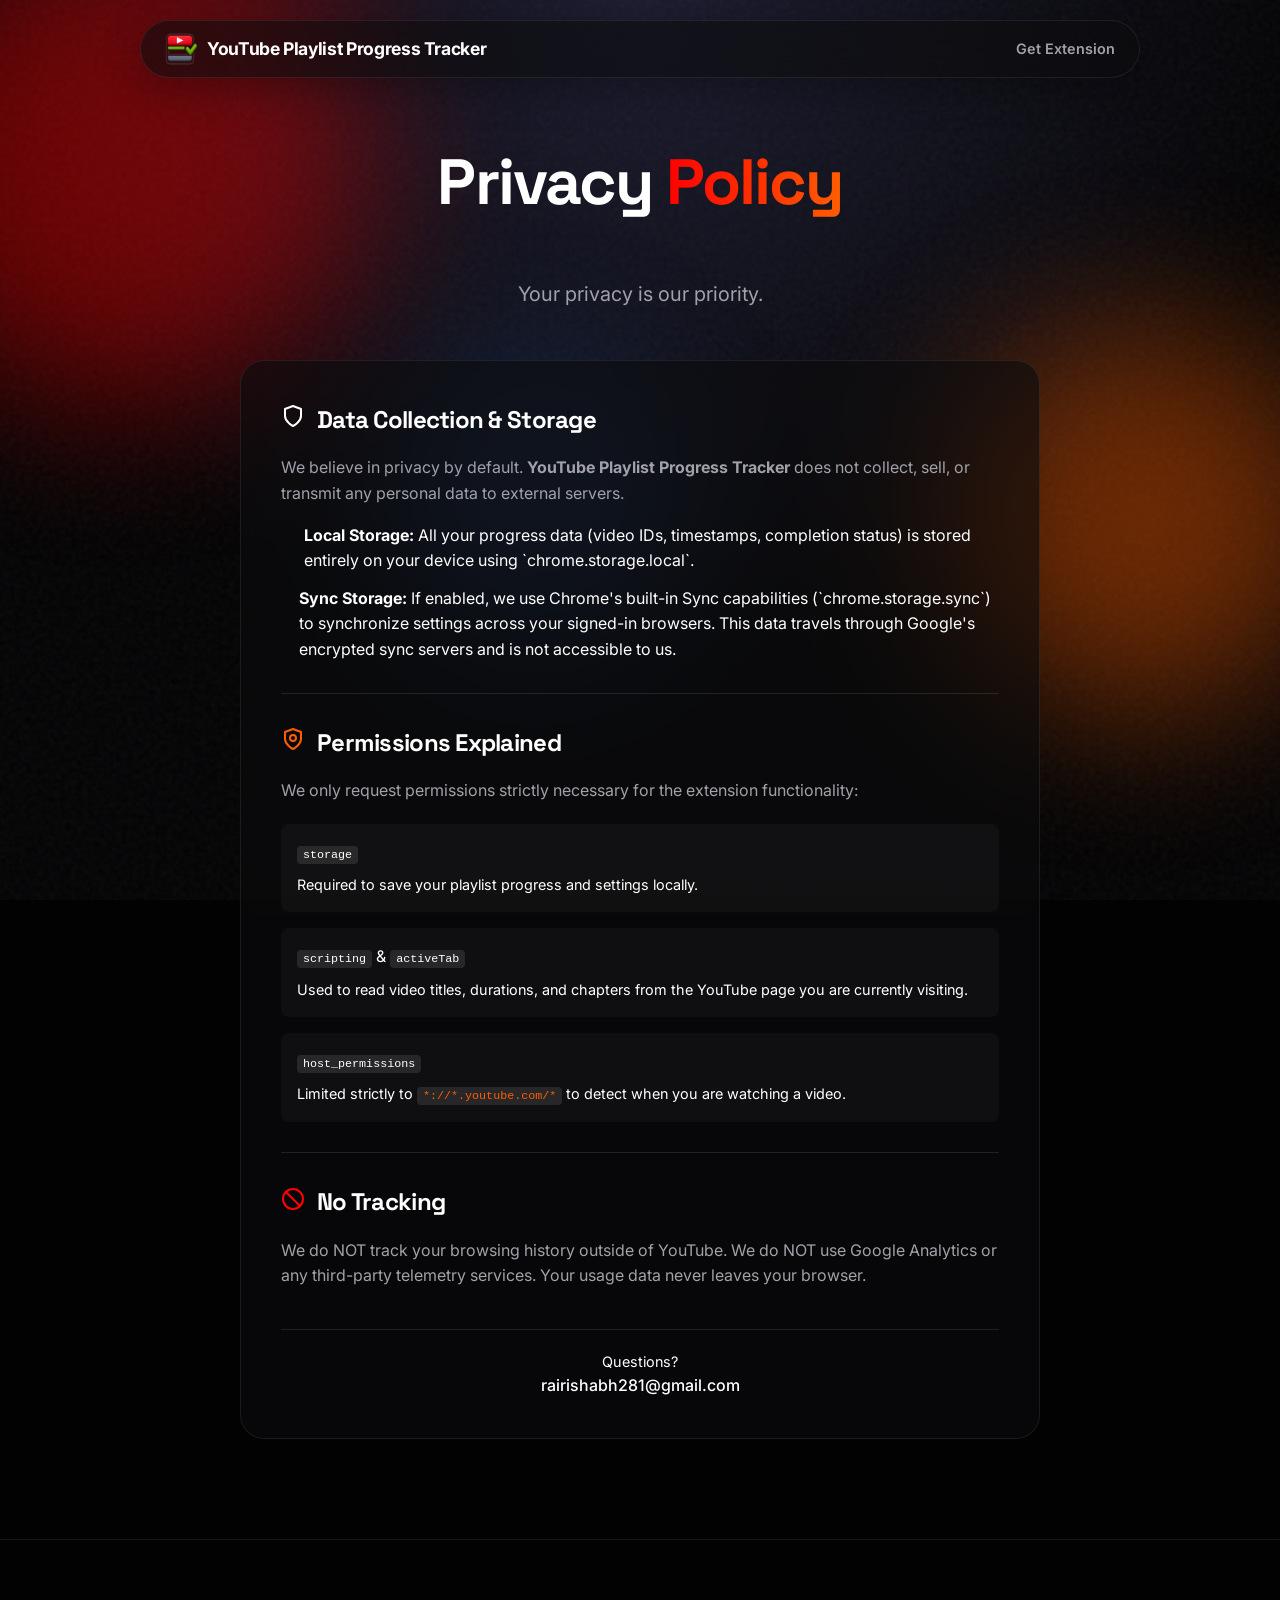
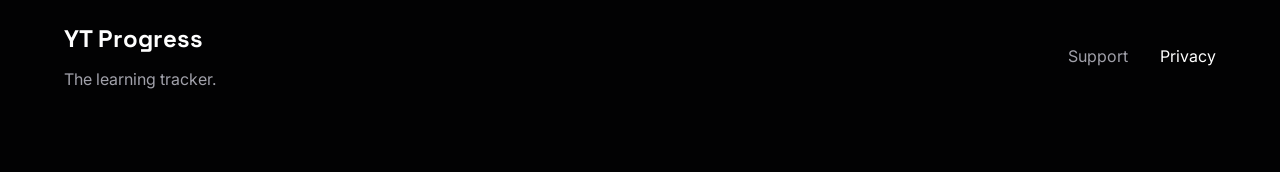
<file: privacy.html>
<!DOCTYPE html>
<html lang="en">

<head>
    <meta charset="UTF-8">
    <meta name="viewport" content="width=device-width, initial-scale=1.0">
    <title>Privacy Policy - YouTube Playlist Progress Tracker</title>
    <meta name="description" content="Privacy Policy for YouTube Playlist Progress Tracker extension.">

    <!-- Design System -->
    <link rel="preconnect" href="https://fonts.googleapis.com">
    <link rel="preconnect" href="https://fonts.gstatic.com" crossorigin>
    <link
        href="https://fonts.googleapis.com/css2?family=Inter:wght@400;500;600&family=Space+Grotesk:wght@700;800&display=swap"
        rel="stylesheet">
    <link rel="stylesheet" href="css/style.css">
    <link rel="icon" type="image/webp" href="assets/icons/logo.webp">
</head>

<body>

    <div class="blob-container">
        <div class="blob blob-1"></div>
        <div class="blob blob-2"></div>
        <div class="blob blob-3"></div>
    </div>

    <!-- Navigation -->
    <nav class="glass-nav">
        <div class="nav-content">
            <a href="index.html" class="logo" style="text-decoration: none; color: white;">
                <img src="assets/icons/logo.webp" alt="Logo" width="32" height="32">
                <span>YouTube Playlist Progress Tracker</span>
            </a>
            <a href="https://chromewebstore.google.com/detail/jcmmbbgoebjleajoaibhfjjcfgdeliki" target="_blank"
                class="nav-btn">Get Extension</a>
        </div>
    </nav>

    <div class="container hero"
        style="min-height: 40vh; padding-top: 150px; flex-direction: column; text-align: center; gap: 40px; justify-content: start;">
        <h1 class="hero-title">Privacy <span class="text-gradient">Policy</span></h1>
        <p class="hero-subtitle" style="max-width: 600px; margin: 0 auto;">
            Your privacy is our priority.
        </p>
    </div>

    <div class="container" style="padding-bottom: 100px;">
        <div class="card"
            style="opacity: 1; transform: none; width: 100%; max-width: 800px; margin: 0 auto; text-align: left;">

            <div class="privacy-section">
                <div class="section-header" style="display: flex; align-items: center; gap: 12px; margin-bottom: 16px;">
                    <div class="icon-box" style="color: var(--accent-blue);">
                        <svg xmlns="http://www.w3.org/2000/svg" width="24" height="24" viewBox="0 0 24 24" fill="none"
                            stroke="currentColor" stroke-width="2" stroke-linecap="round" stroke-linejoin="round">
                            <path d="M12 22s8-4 8-10V5l-8-3-8 3v7c0 6 8 10 8 10z" />
                        </svg>
                    </div>
                    <h3 style="margin: 0;">Data Collection & Storage</h3>
                </div>
                <p>We believe in privacy by default. <strong>YouTube Playlist Progress Tracker</strong> does not
                    collect, sell, or transmit any personal data to external servers.</p>
                <ul style="list-style: none; padding: 0; margin-top: 16px; display: grid; gap: 12px;">
                    <li style="display: flex; gap: 10px; align-items: start; color: var(--text-secondary);">
                        <svg xmlns="http://www.w3.org/2000/svg" width="20" height="20" viewBox="0 0 24 24" fill="none"
                            stroke="var(--accent-green)" stroke-width="2" stroke-linecap="round"
                            stroke-linejoin="round">
                            <polyline points="20 6 9 17 4 12" />
                        </svg>
                        <span><strong>Local Storage:</strong> All your progress data (video IDs, timestamps, completion
                            status) is stored entirely on your device using `chrome.storage.local`.</span>
                    </li>
                    <li style="display: flex; gap: 10px; align-items: start; color: var(--text-secondary);">
                        <svg xmlns="http://www.w3.org/2000/svg" width="20" height="20" viewBox="0 0 24 24" fill="none"
                            stroke="var(--accent-green)" stroke-width="2" stroke-linecap="round"
                            stroke-linejoin="round">
                            <polyline points="20 6 9 17 4 12" />
                        </svg>
                        <span><strong>Sync Storage:</strong> If enabled, we use Chrome's built-in Sync capabilities
                            (`chrome.storage.sync`) to synchronize settings across your signed-in browsers. This data
                            travels through Google's encrypted sync servers and is not accessible to us.</span>
                    </li>
                </ul>
            </div>

            <hr style="border: 0; border-top: 1px solid rgba(255,255,255,0.1); margin: 30px 0;">

            <div class="privacy-section">
                <div class="section-header" style="display: flex; align-items: center; gap: 12px; margin-bottom: 16px;">
                    <div class="icon-box" style="color: var(--accent-orange);">
                        <svg xmlns="http://www.w3.org/2000/svg" width="24" height="24" viewBox="0 0 24 24" fill="none"
                            stroke="currentColor" stroke-width="2" stroke-linecap="round" stroke-linejoin="round">
                            <path d="M12 22s8-4 8-10V5l-8-3-8 3v7c0 6 8 10 8 10z" />
                            <circle cx="12" cy="11" r="3" />
                        </svg>
                    </div>
                    <h3 style="margin: 0;">Permissions Explained</h3>
                </div>
                <p>We only request permissions strictly necessary for the extension functionality:</p>
                <div class="grid-table" style="display: grid; gap: 16px; margin-top: 20px;">
                    <div class="perm-item"
                        style="background: rgba(255,255,255,0.03); padding: 16px; border-radius: 8px;">
                        <code style="color: var(--accent-blue); font-size: 0.9em;">storage</code>
                        <p style="margin: 8px 0 0; font-size: 0.9em; color: var(--text-secondary);">Required to save
                            your playlist progress and settings locally.</p>
                    </div>
                    <div class="perm-item"
                        style="background: rgba(255,255,255,0.03); padding: 16px; border-radius: 8px;">
                        <code style="color: var(--accent-blue); font-size: 0.9em;">scripting</code> & <code
                            style="color: var(--accent-blue); font-size: 0.9em;">activeTab</code>
                        <p style="margin: 8px 0 0; font-size: 0.9em; color: var(--text-secondary);">Used to read video
                            titles, durations, and chapters from the YouTube page you are currently visiting.</p>
                    </div>
                    <div class="perm-item"
                        style="background: rgba(255,255,255,0.03); padding: 16px; border-radius: 8px;">
                        <code style="color: var(--accent-blue); font-size: 0.9em;">host_permissions</code>
                        <p style="margin: 8px 0 0; font-size: 0.9em; color: var(--text-secondary);">Limited strictly to
                            <code>*://*.youtube.com/*</code> to detect when you are watching a video.
                        </p>
                    </div>
                </div>
            </div>

            <hr style="border: 0; border-top: 1px solid rgba(255,255,255,0.1); margin: 30px 0;">

            <div class="privacy-section">
                <div class="section-header" style="display: flex; align-items: center; gap: 12px; margin-bottom: 16px;">
                    <div class="icon-box" style="color: var(--accent-red);">
                        <svg xmlns="http://www.w3.org/2000/svg" width="24" height="24" viewBox="0 0 24 24" fill="none"
                            stroke="currentColor" stroke-width="2" stroke-linecap="round" stroke-linejoin="round">
                            <circle cx="12" cy="12" r="10" />
                            <line x1="4.93" y1="4.93" x2="19.07" y2="19.07" />
                        </svg>
                    </div>
                    <h3 style="margin: 0;">No Tracking</h3>
                </div>
                <p>We do NOT track your browsing history outside of YouTube. We do NOT use Google Analytics or any
                    third-party telemetry services. Your usage data never leaves your browser.</p>
            </div>

            <div class="contact-section"
                style="margin-top: 40px; text-align: center; padding-top: 20px; border-top: 1px solid rgba(255,255,255,0.1);">
                <p style="font-size: 0.9em; color: var(--text-secondary);">Questions?</p>
                <a href="mailto:rairishabh281@gmail.com"
                    style="color: var(--accent-blue); text-decoration: none; font-weight: 500;">rairishabh281@gmail.com</a>
            </div>

        </div>
    </div>

    <!-- Footer -->
    <footer>
        <div class="container footer-content">
            <div class="footer-brand">
                <span>YT Progress</span>
                <p>The learning tracker.</p>
            </div>
            <div class="footer-links">
                <a href="support.html">Support</a>
                <a href="privacy.html" style="color: white;">Privacy</a>
            </div>
        </div>
    </footer>
</body>

</html>
</file>
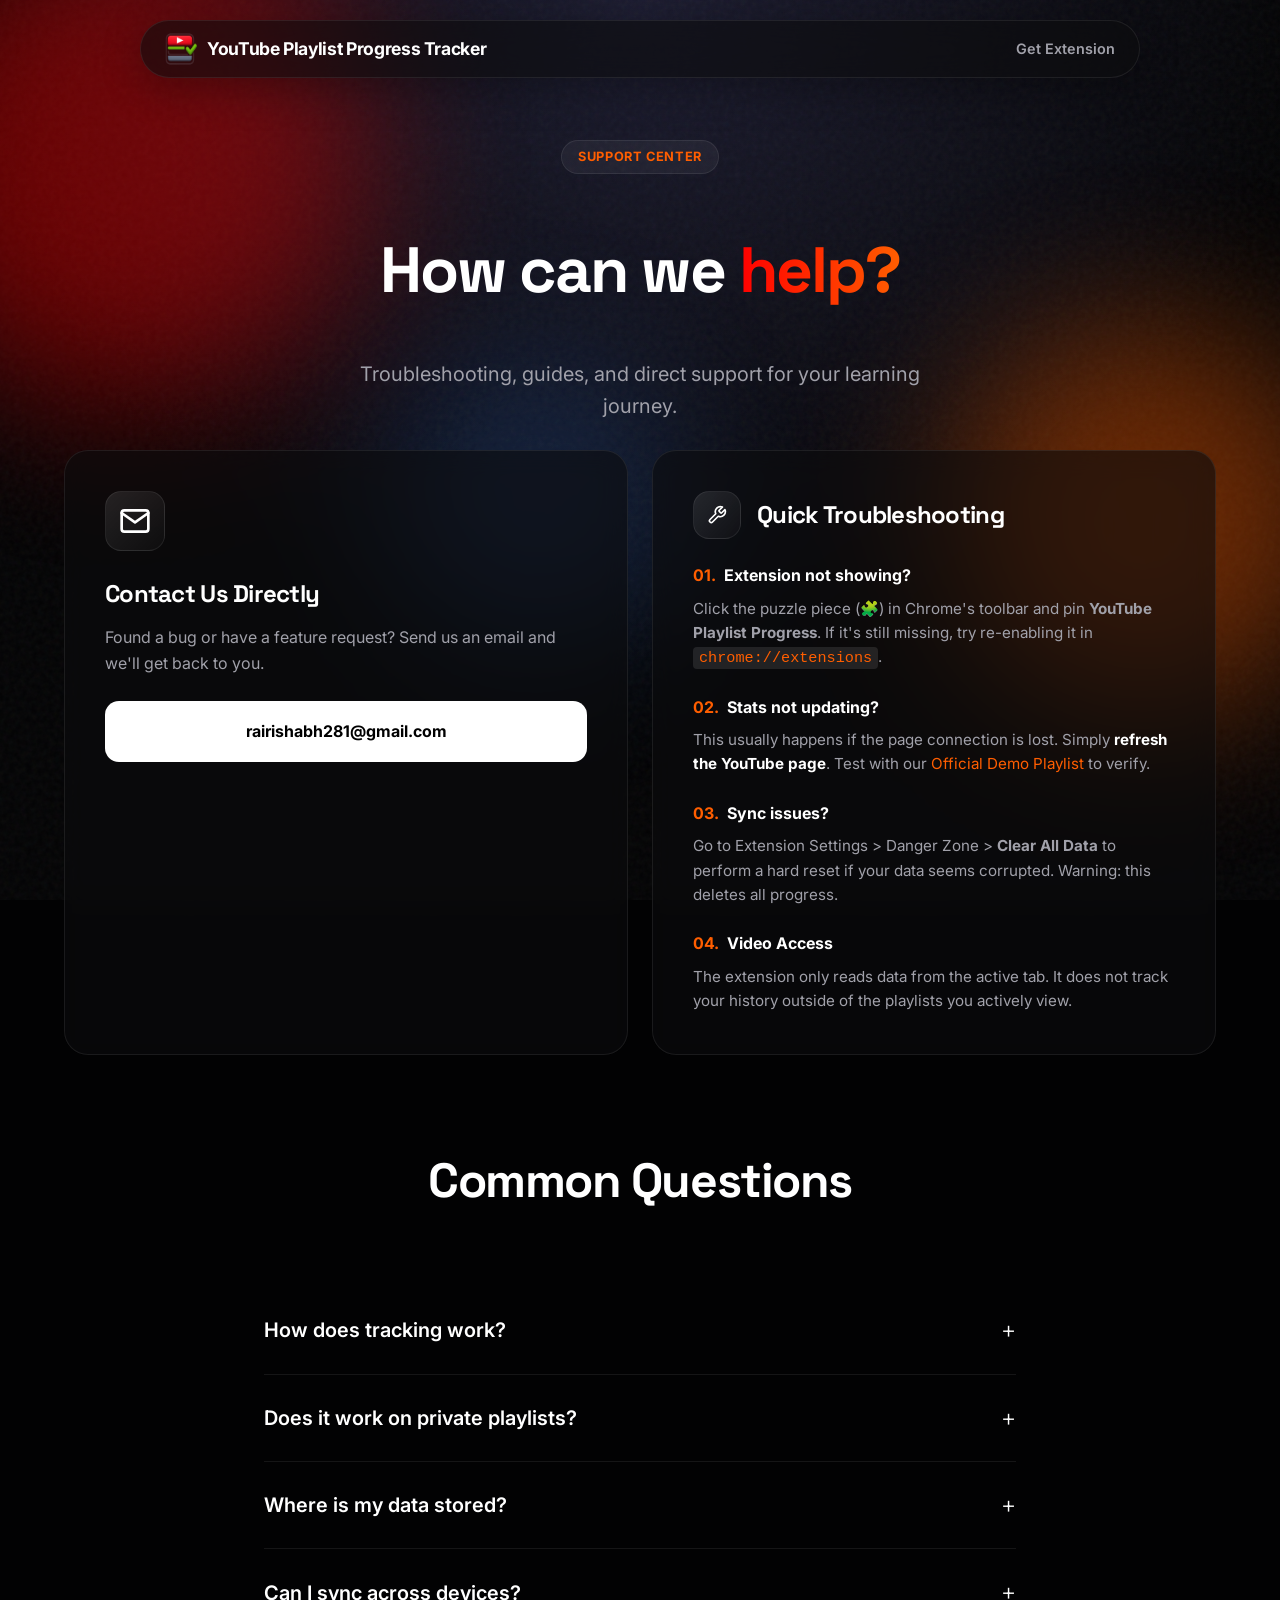
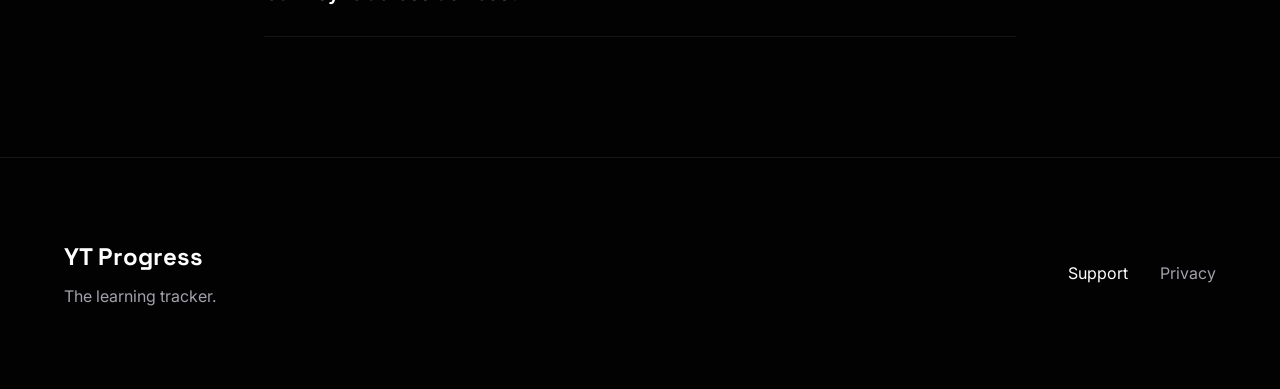
<file: support.html>
<!DOCTYPE html>
<html lang="en">

<head>
    <meta charset="UTF-8">
    <meta name="viewport" content="width=device-width, initial-scale=1.0">
    <title>Support - YouTube Playlist Progress Tracker</title>
    <meta name="description" content="Get help and support for the YouTube Playlist Progress Tracker extension.">

    <!-- Design System -->
    <link rel="preconnect" href="https://fonts.googleapis.com">
    <link rel="preconnect" href="https://fonts.gstatic.com" crossorigin>
    <link
        href="https://fonts.googleapis.com/css2?family=Inter:wght@400;500;600&family=Space+Grotesk:wght@700;800&display=swap"
        rel="stylesheet">
    <link rel="stylesheet" href="css/style.css">
    <link rel="icon" type="image/webp" href="assets/icons/logo.webp">
</head>

<body>

    <div class="blob-container">
        <div class="blob blob-1"></div>
        <div class="blob blob-2"></div>
        <div class="blob blob-3"></div>
    </div>

    <!-- Navigation -->
    <nav class="glass-nav">
        <div class="nav-content">
            <a href="index.html" class="logo" style="text-decoration: none; color: white;">
                <img src="assets/icons/logo.webp" alt="Logo" width="32" height="32">
                <span>YouTube Playlist Progress Tracker</span>
            </a>
            <a href="https://chromewebstore.google.com/detail/jcmmbbgoebjleajoaibhfjjcfgdeliki" target="_blank"
                class="nav-btn">Get Extension</a>
        </div>
    </nav>

    <div class="container hero"
        style="min-height: 50vh; padding-top: 140px; flex-direction: column; text-align: center; gap: 32px; justify-content: start;">
        <span class="version-badge">Support Center</span>
        <h1 class="hero-title">How can we <span class="text-gradient">help?</span></h1>
        <p class="hero-subtitle" style="max-width: 600px; margin: 0 auto;">
            Troubleshooting, guides, and direct support for your learning journey.
        </p>
    </div>

    <div class="container support-grid-container" style="padding-bottom: 100px;">
        <div class="grid" style="grid-template-columns: repeat(auto-fit, minmax(300px, 1fr)); gap: 24px;">

            <!-- Direct Support Card -->
            <div class="card support-card">
                <div class="card-icon-wrapper">
                    <svg xmlns="http://www.w3.org/2000/svg" width="32" height="32" viewBox="0 0 24 24" fill="none"
                        stroke="currentColor" stroke-width="2" stroke-linecap="round" stroke-linejoin="round">
                        <path d="M4 4h16c1.1 0 2 .9 2 2v12c0 1.1-.9 2-2 2H4c-1.1 0-2-.9-2-2V6c0-1.1.9-2 2-2z" />
                        <polyline points="22,6 12,13 2,6" />
                    </svg>
                </div>
                <h3>Contact Us Directly</h3>
                <p>Found a bug or have a feature request? Send us an email and we'll get back to you.</p>
                <a href="mailto:rairishabh281@gmail.com" class="btn-primary"
                    style="margin-top: 24px; width: 100%; text-align: center;">rairishabh281@gmail.com</a>
            </div>

            <!-- Quick Troubleshooting -->
            <div class="card support-card" style="grid-column: span 1 / -1; min-height: fit-content;">
                <div class="card-header" style="display: flex; align-items: center; gap: 16px; margin-bottom: 24px;">
                    <div class="card-icon-wrapper"
                        style="margin-bottom: 0; width: 48px; height: 48px; font-size: 20px;">
                        <svg xmlns="http://www.w3.org/2000/svg" width="20" height="20" viewBox="0 0 24 24" fill="none"
                            stroke="currentColor" stroke-width="2" stroke-linecap="round" stroke-linejoin="round">
                            <path
                                d="M14.7 6.3a1 1 0 0 0 0 1.4l1.6 1.6a1 1 0 0 0 1.4 0l3.77-3.77a6 6 0 0 1-7.94 7.94l-6.91 6.91a2.12 2.12 0 0 1-3-3l6.91-6.91a6 6 0 0 1 7.94-7.94l-3.76 3.76z" />
                        </svg>
                    </div>
                    <h3 style="margin: 0;">Quick Troubleshooting</h3>
                </div>

                <div class="troubleshoot-grid"
                    style="display: grid; grid-template-columns: repeat(auto-fit, minmax(250px, 1fr)); gap: 24px;">
                    <div class="troubleshoot-item">
                        <h4 style="color: white; margin-bottom: 8px; display: flex; align-items: center; gap: 8px;">
                            <span style="color: var(--accent-orange);">01.</span> Extension not showing?
                        </h4>
                        <p style="font-size: 0.95rem; color: var(--text-sub);">
                            Click the puzzle piece (🧩) in Chrome's toolbar and pin <strong>YouTube Playlist
                                Progress</strong>. If it's still missing, try re-enabling it in
                            <code>chrome://extensions</code>.
                        </p>
                    </div>

                    <div class="troubleshoot-item">
                        <h4 style="color: white; margin-bottom: 8px; display: flex; align-items: center; gap: 8px;">
                            <span style="color: var(--accent-orange);">02.</span> Stats not updating?
                        </h4>
                        <p style="font-size: 0.95rem; color: var(--text-sub);">
                            This usually happens if the page connection is lost. Simply <strong
                                style="color:white;">refresh the YouTube page</strong>. Test with our <a
                                href="https://youtube.com/playlist?list=PLJXHTiB44OYunUz8R1i_S0th-OmnNZsKL&si=eY1_tpCklZD4CWl5"
                                target="_blank" style="color:var(--accent-orange); text-decoration:none;">Official Demo
                                Playlist</a> to verify.
                        </p>
                    </div>

                    <div class="troubleshoot-item">
                        <h4 style="color: white; margin-bottom: 8px; display: flex; align-items: center; gap: 8px;">
                            <span style="color: var(--accent-orange);">03.</span> Sync issues?
                        </h4>
                        <p style="font-size: 0.95rem; color: var(--text-sub);">
                            Go to Extension Settings > Danger Zone > <strong>Clear All Data</strong> to perform a hard
                            reset if your data seems corrupted. Warning: this deletes all progress.
                        </p>
                    </div>

                    <div class="troubleshoot-item">
                        <h4 style="color: white; margin-bottom: 8px; display: flex; align-items: center; gap: 8px;">
                            <span style="color: var(--accent-orange);">04.</span> Video Access
                        </h4>
                        <p style="font-size: 0.95rem; color: var(--text-sub);">
                            The extension only reads data from the active tab. It does not track your history outside of
                            the playlists you actively view.
                        </p>
                    </div>
                </div>
            </div>

        </div>
    </div>

    <!-- FAQ from Index (Reusable) -->
    <div class="container faq-section">
        <h2 class="section-title">Common Questions</h2>
        <div class="faq-container">
            <div class="faq-item">
                <div class="faq-question">How does tracking work? <span class="toggle">+</span></div>
                <div class="faq-answer">The extension automatically detects when you finish a video on a playlist page.
                    It stores this progress locally so you can resume anytime, even if YouTube forgets.</div>
            </div>
            <div class="faq-item">
                <div class="faq-question">Does it work on private playlists? <span class="toggle">+</span></div>
                <div class="faq-answer">Yes! Since the extension runs locally on your browser, it can read any playlist
                    you have access to, including private and unlisted ones.</div>
            </div>
            <div class="faq-item">
                <div class="faq-question">Where is my data stored? <span class="toggle">+</span></div>
                <div class="faq-answer">100% on your device. We use Chrome's local storage. We do not track you or send
                    data to any server.</div>
            </div>
            <div class="faq-item">
                <div class="faq-question">Can I sync across devices? <span class="toggle">+</span></div>
                <div class="faq-answer">Currently, data is stored per-device. Account syncing via Chrome Sync is a
                    planned feature coming in version 2.0.</div>
            </div>
        </div>
    </div>

    <!-- Footer -->
    <footer>
        <div class="container footer-content">
            <div class="footer-brand">
                <span>YT Progress</span>
                <p>The learning tracker.</p>
            </div>
            <div class="footer-links">
                <a href="support.html" style="color: white;">Support</a>
                <a href="privacy.html">Privacy</a>
            </div>
        </div>
    </footer>

    <!-- Simple script for FAQ toggle (inline for simplicity or reuse main.js if it handles generic classes) -->
    <script>
        // FAQ Toggle
        document.querySelectorAll('.faq-question').forEach(question => {
            question.addEventListener('click', () => {
                const answer = question.nextElementSibling;
                const toggle = question.querySelector('.toggle');

                answer.classList.toggle('open');
                toggle.classList.toggle('rotate');
            });
        });

        // Simple Reveal Animation for Support Cards
        document.addEventListener('DOMContentLoaded', () => {
            const cards = document.querySelectorAll('.card');
            cards.forEach((card, index) => {
                setTimeout(() => {
                    card.style.opacity = '1';
                    card.style.transform = 'translateY(0)';
                }, 100 * (index + 1));
            });
        });
    </script>
</body>

</html>
</file>
<file: css/style.css>
:root {
    /* Color Palette */
    --bg-page: #020203;
    --bg-tile-dark: #0c0c0e;
    --text-main: #ffffff;
    --text-sub: #a1a1aa;
    --accent-red: #ff0000;
    --accent-orange: #ff5e00;
    --border-light: rgba(255, 255, 255, 0.08);
    --border-glow: rgba(255, 255, 255, 0.15);
    --noise: url('data:image/svg+xml;utf8,<svg viewBox="0 0 200 200" xmlns="http://www.w3.org/2000/svg"><filter id="n"><feTurbulence type="fractalNoise" baseFrequency="0.8" numOctaves="4" stitchTiles="stitch"/></filter><rect width="100%" height="100%" filter="url(%23n)" opacity="0.05"/></svg>');
}

* {
    box-sizing: border-box;
    margin: 0;
    padding: 0;
}

body {
    background-color: var(--bg-page);
    background-image: var(--noise), radial-gradient(circle at 50% 0%, #1a1a2e 0%, #020203 60%);
    background-attachment: fixed;
    font-family: 'Inter', sans-serif;
    color: var(--text-main);
    overflow-x: hidden;
    line-height: 1.6;
    -webkit-font-smoothing: antialiased;
}

h1,
h2,
h3 {
    font-family: 'Space Grotesk', sans-serif;
    font-weight: 800;
    letter-spacing: -0.03em;
}

/* Background Blobs */
.blob-container {
    position: fixed;
    inset: 0;
    z-index: -1;
    overflow: hidden;
    pointer-events: none;
}

.blob {
    position: absolute;
    filter: blur(80px);
    opacity: 0.4;
    border-radius: 50%;
    animation: float 20s infinite ease-in-out;
}

.blob-1 {
    width: 500px;
    height: 500px;
    background: #ff0000;
    top: -10%;
    left: -10%;
    animation-delay: 0s;
}

.blob-2 {
    width: 400px;
    height: 400px;
    background: #ff5e00;
    bottom: 20%;
    right: -5%;
    animation-delay: -5s;
}

.blob-3 {
    width: 300px;
    height: 300px;
    background: #3b82f6;
    top: 40%;
    left: 30%;
    opacity: 0.2;
    animation-delay: -10s;
}

@keyframes float {

    0%,
    100% {
        transform: translate(0, 0) scale(1);
    }

    33% {
        transform: translate(30px, -50px) scale(1.1);
    }

    66% {
        transform: translate(-20px, 20px) scale(0.9);
    }
}

/* Navigation */
.glass-nav {
    position: fixed;
    top: 20px;
    left: 50%;
    transform: translateX(-50%);
    width: 90%;
    max-width: 1000px;
    padding: 12px 24px;
    background: rgba(12, 12, 14, 0.6);
    backdrop-filter: blur(24px);
    border: 1px solid var(--border-light);
    border-radius: 100px;
    z-index: 1000;
    box-shadow: 0 10px 40px rgba(0, 0, 0, 0.3);
}

.nav-content {
    display: flex;
    justify-content: space-between;
    align-items: center;
}

.logo {
    display: flex;
    align-items: center;
    gap: 10px;
    font-weight: 700;
    font-size: 1.1rem;
    letter-spacing: -0.02em;
}

.nav-btn {
    font-size: 0.9rem;
    font-weight: 600;
    color: var(--text-sub);
    text-decoration: none;
    transition: color 0.2s;
}

.nav-btn:hover {
    color: white;
}

.container {
    max-width: 1200px;
    margin: 0 auto;
    padding: 0 24px;
}

/* Hero */
.hero {
    min-height: 100vh;
    display: flex;
    align-items: center;
    justify-content: space-between;
    padding-top: 100px;
    gap: 60px;
}

.hero-content {
    flex: 1;
    max-width: 550px;
    z-index: 10;
}

.version-badge {
    display: inline-block;
    padding: 6px 16px;
    border-radius: 100px;
    background: rgba(255, 255, 255, 0.05);
    border: 1px solid var(--border-light);
    color: var(--accent-orange);
    font-size: 0.8rem;
    font-weight: 700;
    text-transform: uppercase;
    letter-spacing: 0.05em;
    margin-bottom: 32px;
}

.hero-title {
    font-size: clamp(3.5rem, 5vw, 5rem);
    line-height: 1;
    margin-bottom: 24px;
}

.text-gradient {
    background: linear-gradient(to right, var(--accent-red), var(--accent-orange));
    -webkit-background-clip: text;
    background-clip: text;
    -webkit-text-fill-color: transparent;
}

.hero-subtitle {
    font-size: 1.25rem;
    color: var(--text-sub);
    margin-bottom: 40px;
}

.hero-actions {
    display: flex;
    gap: 16px;
    align-items: center;
}

.btn-primary {
    display: inline-flex;
    align-items: center;
    justify-content: center;
    gap: 12px;
    background: #fff;
    color: #000;
    font-weight: 700;
    padding: 18px 36px;
    border-radius: 14px;
    text-decoration: none;
    transition: all 0.3s cubic-bezier(0.2, 0.8, 0.2, 1);
}

.btn-primary:hover {
    transform: translateY(-4px);
    box-shadow: 0 20px 40px rgba(255, 255, 255, 0.2);
}

.btn-secondary {
    color: var(--text-sub);
    font-weight: 600;
    text-decoration: none;
    padding: 12px 24px;
    transition: color 0.2s;
}

.btn-secondary:hover {
    color: white;
}

/* Hero Visual */
.hero-visual-wrapper {
    flex: 1.2;
    display: flex;
    justify-content: center;
    perspective: 1000px;
}

.hero-visual {
    position: relative;
    transform-style: preserve-3d;
    transform: rotateY(-5deg) rotateX(5deg);
    transition: transform 0.1s ease-out;
}

.browser-mockup {
    background: #121212;
    border-radius: 16px;
    border: 1px solid rgba(255, 255, 255, 0.1);
    box-shadow: 0 50px 100px -20px rgba(0, 0, 0, 0.6);
    overflow: hidden;
    width: 600px;
    /* Fixed width for consistency */
    transition: transform 0.4s cubic-bezier(0.2, 0.8, 0.2, 1), box-shadow 0.4s ease;
}

.browser-mockup:hover {
    transform: scale(1.02);
    box-shadow: 0 60px 120px -20px rgba(0, 0, 0, 0.7);
    z-index: 10;
    position: relative;
}

.mobile-mockup {
    background: #121212;
    border-radius: 16px;
    border: 1px solid rgba(255, 255, 255, 0.1);
    box-shadow: 0 50px 100px -20px rgba(0, 0, 0, 0.6);
    overflow: hidden;
    width: 320px;
    margin: 0 auto;
    /* Centered styling for mobile-like frames */
}

.browser-header {
    height: 36px;
    background: rgba(30, 30, 30, 0.95);
    display: flex;
    align-items: center;
    padding: 0 14px;
    border-bottom: 1px solid rgba(255, 255, 255, 0.05);
}

.dots {
    display: flex;
    gap: 8px;
}

.dot {
    width: 10px;
    height: 10px;
    border-radius: 50%;
    background: #333;
}

.dot.red {
    background: #ff5f56;
}

.dot.yellow {
    background: #ffbd2e;
}

.dot.green {
    background: #27c93f;
}

/* Floating Widgets */
.floating-widget {
    position: absolute;
    background: rgba(20, 20, 20, 0.8);
    backdrop-filter: blur(12px);
    border: 1px solid var(--border-light);
    padding: 12px 20px;
    border-radius: 12px;
    color: white;
    font-weight: 600;
    display: flex;
    align-items: center;
    gap: 12px;
    box-shadow: 0 20px 40px rgba(0, 0, 0, 0.4);
    transform: translateZ(40px);
}

.widget-1 {
    top: -20px;
    left: -40px;
}

.widget-2 {
    bottom: 40px;
    right: -20px;
    transform: translateZ(60px);
}

/* Infinite Marquee */
.marquee-container {
    width: 100%;
    padding: 40px 0;
    overflow: hidden;
    background: linear-gradient(to bottom, transparent, rgba(0, 0, 0, 0.5), transparent);
    border-top: 1px solid var(--border-light);
    border-bottom: 1px solid var(--border-light);
    margin: 80px 0;
    white-space: nowrap;
}

.marquee-content {
    display: inline-block;
    animation: scroll 30s linear infinite;
    font-family: 'Space Grotesk';
    font-size: 1.5rem;
    font-weight: 700;
    color: transparent;
    -webkit-text-stroke: 1px rgba(255, 255, 255, 0.3);
    text-transform: uppercase;
    letter-spacing: 2px;
}

@keyframes scroll {
    0% {
        transform: translateX(0);
    }

    100% {
        transform: translateX(-50%);
    }
}

/* Features Grid */
.features {
    padding: 40px 24px 120px;
}

.section-title {
    font-size: 3rem;
    text-align: center;
    margin-bottom: 80px;
    line-height: 1.1;
}

.grid {
    display: grid;
    grid-template-columns: repeat(auto-fit, minmax(280px, 1fr));
    gap: 30px;
}

.card {
    background: rgba(12, 12, 14, 0.6);
    backdrop-filter: blur(12px);
    border: 1px solid var(--border-light);
    border-radius: 24px;
    padding: 40px;
    transition: all 0.3s ease;
    opacity: 0;
    /* JS Reveal */
    transform: translateY(30px);
}

.card:hover {
    border-color: var(--border-glow);
    transform: translateY(-5px);
    background: rgba(255, 255, 255, 0.03);
}

.card-icon-wrapper {
    width: 60px;
    height: 60px;
    background: linear-gradient(135deg, rgba(255, 255, 255, 0.1), rgba(255, 255, 255, 0.02));
    border-radius: 16px;
    display: flex;
    align-items: center;
    justify-content: center;
    margin-bottom: 24px;
    border: 1px solid var(--border-light);
    font-size: 24px;
}

.card h3 {
    font-size: 1.5rem;
    margin-bottom: 12px;
}

.card p {
    color: var(--text-sub);
}

/* Support Page Specifics */
.troubleshoot-grid {
    display: grid;
    grid-template-columns: repeat(auto-fit, minmax(280px, 1fr));
    gap: 32px;
}

.troubleshoot-item p {
    line-height: 1.6;
}

code {
    background: rgba(255, 255, 255, 0.1);
    padding: 2px 6px;
    border-radius: 4px;
    font-family: monospace;
    color: var(--accent-orange);
}

/* Split Sections */
.section-alt {
    padding: 100px 0;
}

.split-layout {
    display: flex;
    align-items: center;
    gap: 80px;
}

.split-layout.reverse {
    flex-direction: row-reverse;
}

.split-text {
    flex: 1;
    opacity: 0;
    transform: translateY(30px);
    transition: all 0.8s ease;
}

.split-image {
    flex: 1;
    opacity: 0;
    transform: scale(0.95);
    transition: all 0.8s ease;
}

.split-text h2 {
    font-size: 2.5rem;
    margin-bottom: 24px;
}

.split-text p {
    font-size: 1.1rem;
    color: var(--text-sub);
}

.glow-red {
    box-shadow: 0 0 100px rgba(255, 0, 0, 0.2);
}

.glow-orange {
    box-shadow: 0 0 100px rgba(255, 94, 0, 0.2);
}

/* FAQ */
.faq-section {
    max-width: 800px;
    padding-bottom: 120px;
}

.faq-item {
    border-bottom: 1px solid var(--border-light);
    padding: 24px 0;
}

.faq-question {
    font-size: 1.25rem;
    font-weight: 600;
    cursor: pointer;
    display: flex;
    justify-content: space-between;
    align-items: center;
}

.faq-answer {
    color: var(--text-sub);
    max-height: 0;
    overflow: hidden;
    transition: max-height 0.3s ease, margin 0.3s ease;
}

.faq-answer.open {
    max-height: 200px;
    margin-top: 16px;
}

.toggle {
    font-size: 1.5rem;
    font-weight: 300;
    transition: transform 0.3s;
}

.toggle.rotate {
    transform: rotate(45deg);
}

/* Footer */
footer {
    border-top: 1px solid var(--border-light);
    padding: 80px 0;
    background: #020203;
}

.footer-content {
    display: flex;
    justify-content: space-between;
    align-items: center;
}

.footer-brand span {
    font-family: 'Space Grotesk';
    font-weight: 800;
    font-size: 1.5rem;
}

.footer-brand p {
    color: var(--text-sub);
    margin-top: 8px;
}

.footer-links {
    display: flex;
    gap: 32px;
}

.footer-links a {
    color: var(--text-sub);
    text-decoration: none;
    transition: color 0.2s;
}

.footer-links a:hover {
    color: white;
}

/* Responsive */
@media (max-width: 768px) {
    .glass-nav {
        width: 95%;
        padding: 10px 16px;
        top: 10px;
    }

    .nav-content {
        gap: 10px;
    }

    .logo span {
        display: none;
    }

    .logo::after {
        content: "YT Progress";
        display: block;
    }

    .hero {
        flex-direction: column;
        text-align: center;
        padding-top: 140px;
        /* Increased padding to avoid header overlap */
        gap: 40px;
    }

    .hero-actions {
        justify-content: center;
        flex-direction: column;
        width: 100%;
    }

    .btn-primary,
    .btn-secondary {
        width: 100%;
    }

    .browser-mockup {
        width: 100%;
    }

    .split-layout {
        flex-direction: column !important;
        gap: 40px;
        text-align: center;
    }

    .hero-title {
        font-size: 2.8rem;
    }

    .section-title {
        font-size: 2rem;
    }
}

@media (max-width: 480px) {
    .hero-title {
        font-size: 2.2rem;
    }

    .logo {
        font-size: 1rem;
    }

    .nav-btn {
        font-size: 0.8rem;
        padding: 8px 12px;
    }
}
</file>
